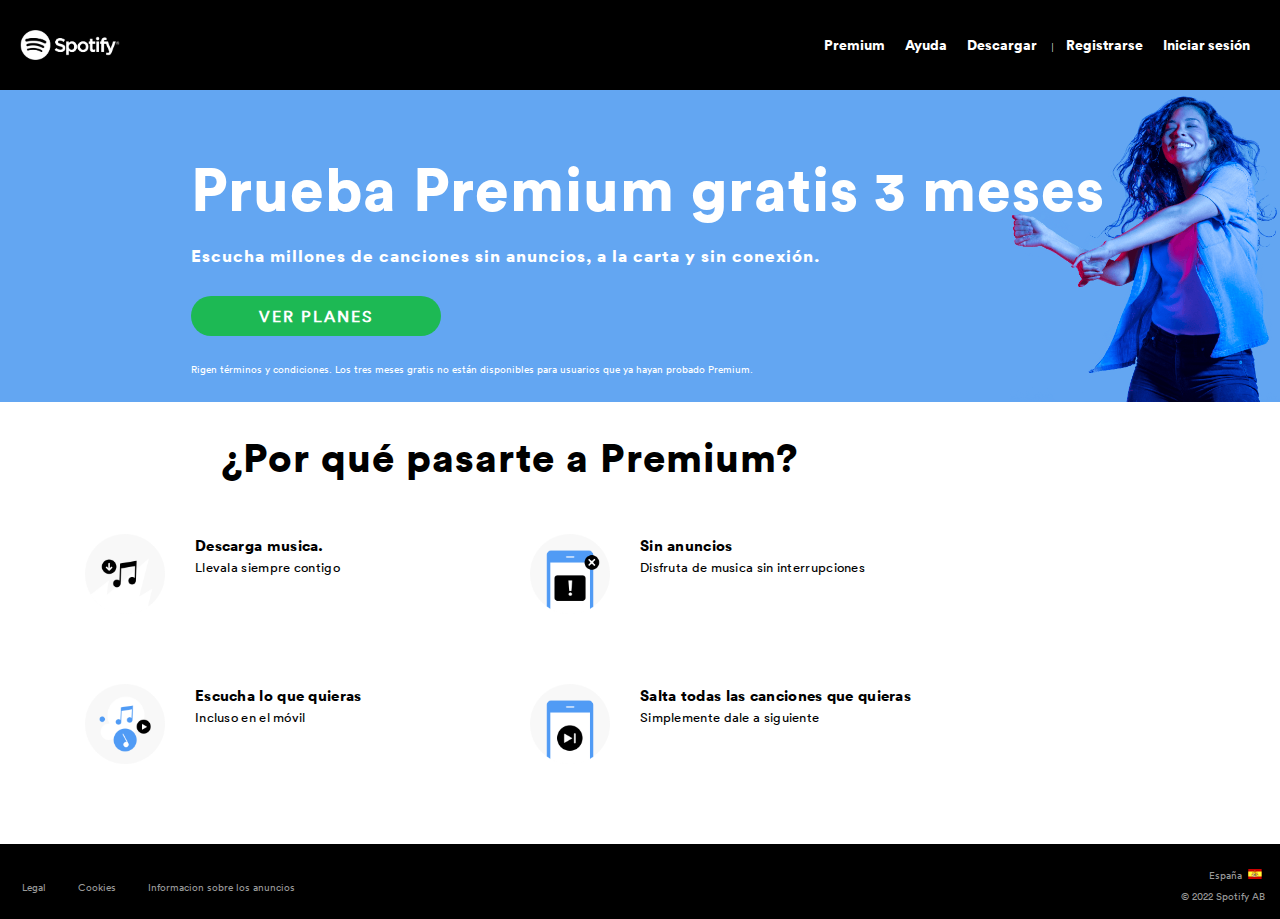
<file: index.html>
<!DOCTYPE html>
<html lang="en">

<head>
  <meta charset="UTF-8" />
  <meta http-equiv="X-UA-Compatible" content="IE=edge" />
  <meta name="viewport" content="width=device-width, initial-scale=1.0" />
  <link rel="stylesheet" href="./fonts/lineto-circular-black.ttf" />
  <link rel="stylesheet" href="./fonts/lineto-circular-pro-book.ttf" />
  <link rel="stylesheet" href="./fonts/lineto-circular-pro-medium.ttf" />
  <link rel="stylesheet" href="./css/styles.css" />
  <title>Spotify</title>
</head>

<body>
  <header class="header">
    <img class="logo" src="./images/logo.png" alt="logo spotify" />
    <img class="logo menu" src="./images/menu-icon.png" alt="logo del menu" />
    <nav class="nav">
      <ul class="list">
        <li class="list-item">
          <a class="link" href="#">Premium</a>
        </li>
        <li class="list-item">
          <a class="link" href="#">Ayuda</a>
        </li>
        <li class="list-item">
          <a class="link" href="#">Descargar</a>
        </li>
        <li class="list-item link-signup">
          <a class="link" href="#">Registrarse</a>
        </li>
        <li class="list-item">
          <a class="link" href="#">Iniciar sesión</a>
        </li>
      </ul>
    </nav>
  </header>
  <main>
    <section>
      <div class="blue-container">
        <div class="blue-container-content">
          <h1 class="blue-container-text-1">
            Prueba Premium gratis <strong class="bold-height">3</strong> meses
          </h1>
          <p class="blue-container-text-2">
            Escucha millones de canciones sin anuncios, a la carta y sin
            conexión.
          </p>
          <div class="blue-container-button">
            <a class="button-text">
              <h4>VER PLANES</h4>
            </a>
          </div>
          <small class="blue-container-text-3">
            Rigen términos y condiciones. Los tres meses gratis no están
            disponibles para usuarios que ya hayan probado Premium.
          </small>
        </div>
      </div>
    </section>

    <section>
      <div class="white-container">
        <div class="white-container-content">
          <h2 class="white-container-text">¿Por qué pasarte a Premium?</h2>
          <article class="icons">
            <img class="image" src="./images/benefit-1.png" alt="" />
            <div class="text-icons">
              <h3>Descarga musica.</h3>
              <p class="text-icons-sub">Llevala siempre contigo</p>
            </div>
          </article>
          <article class="icons">
            <img class="image" src="./images/benefit-2.png" alt="" />
            <div class="text-icons">
              <h3>Sin anuncios</h3>
              <p class="text-icons-sub">
                Disfruta de musica sin interrupciones
              </p>
            </div>
          </article>
          <article class="icons">
            <img class="image" src="./images/benefit-3.png" alt="" />
            <div class="text-icons">
              <h3>Escucha lo que quieras</h3>
              <p class="text-icons-sub">Incluso en el móvil</p>
            </div>
          </article>
          <article class="icons">
            <img class="image" src="./images/benefit-4.png" alt="" />
            <div class="text-icons">
              <h3>Salta todas las canciones que quieras</h3>
              <p class="text-icons-sub">Simplemente dale a siguiente</p>
            </div>
          </article>
        </div>
      </div>
    </section>
  </main>
  <footer class="footer">
    <nav>
      <ul>
        <li class="menu-items"><a class="footer-links" href="#">Legal</a></li>
        <li class="menu-items"><a class="footer-links" href="#">Cookies</a></li>
        <li class="menu-items">
          <a class="footer-links" href="#">Informacion sobre los anuncios</a>
        </li>
    </nav>
    <div class="copyright-content">
      <span>España
        <img class="spain-flag" src="./images/es.svg" class="spanish-flag" alt="Bandera de España" />
      </span>
      <span class="copy-year">&copy; 2022 Spotify AB</span>
    </div>
  </footer>
</body>

</html>
</file>
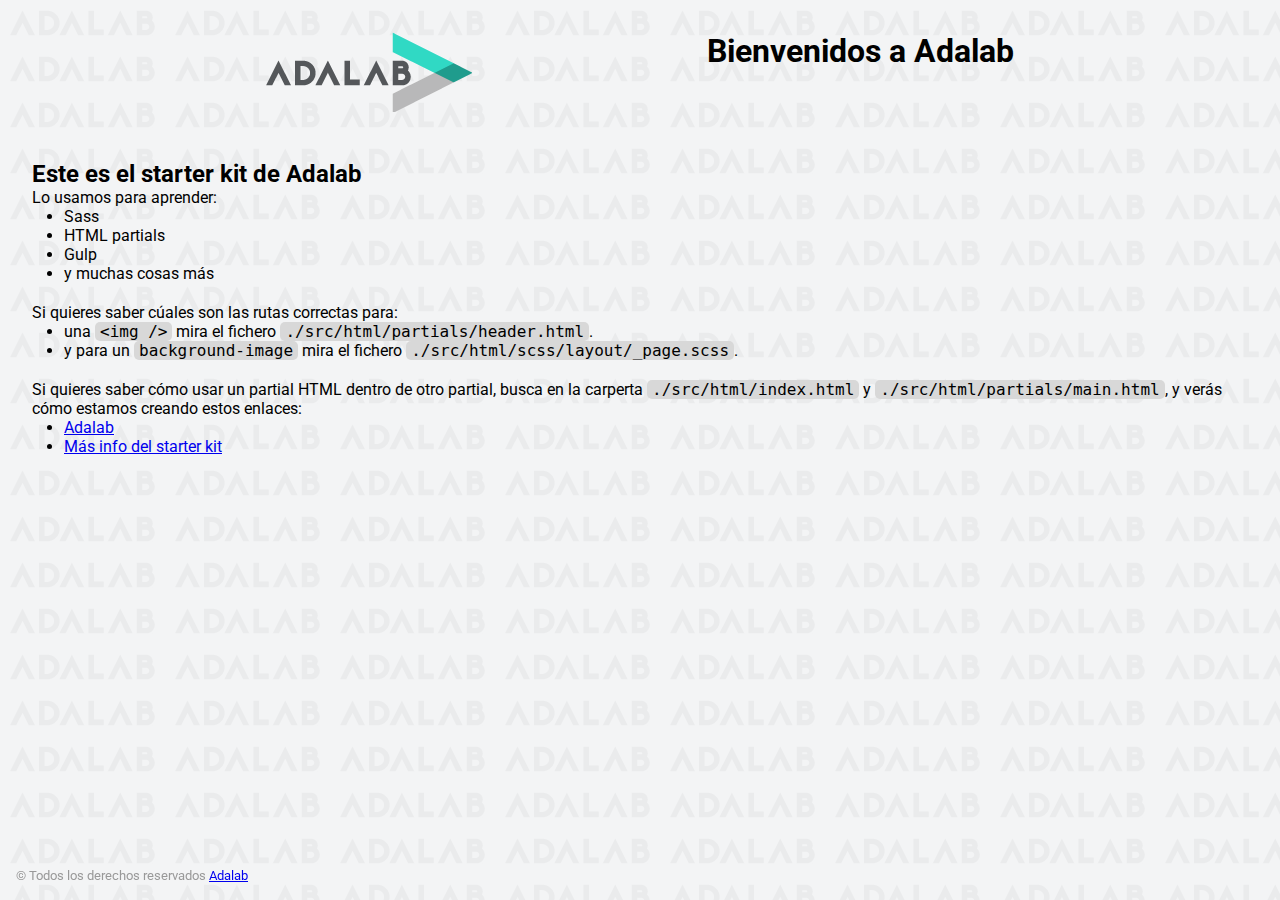
<file: docs/index.html>
<!DOCTYPE html>
<html lang="es">
  <head>
    <meta charset="UTF-8" />
    <meta name="viewport" content="width=device-width, initial-scale=1" />
    <title>Adalab Web Starter Kit</title>
    <link href="https://fonts.googleapis.com/css?family=Roboto&display=swap" rel="stylesheet" />
    <link rel="stylesheet" href="./assets/css/main.css" />
    <link rel="icon" href="./assets/images/favicon.png" />
  </head>

  <body>
    <div class="page">
      <header class="page__header">
        <img src="./assets/images/logo-adalab.png" alt="Adalab">
        <h1>Bienvenidos a Adalab</h1>
      </header>

      <main class="page__main">
        <h2>Este es el starter kit de Adalab</h2>
        <p>Lo usamos para aprender:</p>
        <ul class="main__list">
          <li>Sass</li>
          <li>HTML partials</li>
          <li>Gulp</li>
          <li>y muchas cosas más</li>
        </ul>
        <p>Si quieres saber cúales son las rutas correctas para:</p>
        <ul class="main__list">
          <li>
            una <code class="code">&lt;img /&gt;</code> mira el fichero
            <code class="code">./src/html/partials/header.html</code>.
          </li>
          <li>
            y para un <code class="code">background-image</code> mira el fichero
            <code class="code">./src/html/scss/layout/_page.scss</code>.
          </li>
        </ul>
        <p>
          Si quieres saber cómo usar un partial HTML dentro de otro partial, busca en la carperta
          <code class="code">./src/html/index.html</code> y
          <code class="code">./src/html/partials/main.html</code>, y verás cómo estamos creando estos
          enlaces:
        </p>
        <ul class="main__list">
          <li>
            <a class="link__adalab" href="https://adalab.es">Adalab</a>

          </li>
          <li>
            <a class="" href="./more-info.html">Más info del starter kit</a>

          </li>
        </ul>
      </main>

      <footer class="page__footer">
        <small>
          &copy; Todos los derechos reservados
          <a class="link__adalab" href="https://adalab.es">Adalab</a>

        </small>
      </footer>

    </div>
    <script src="./assets/js/main.js"></script>
  </body>
</html>
</file>
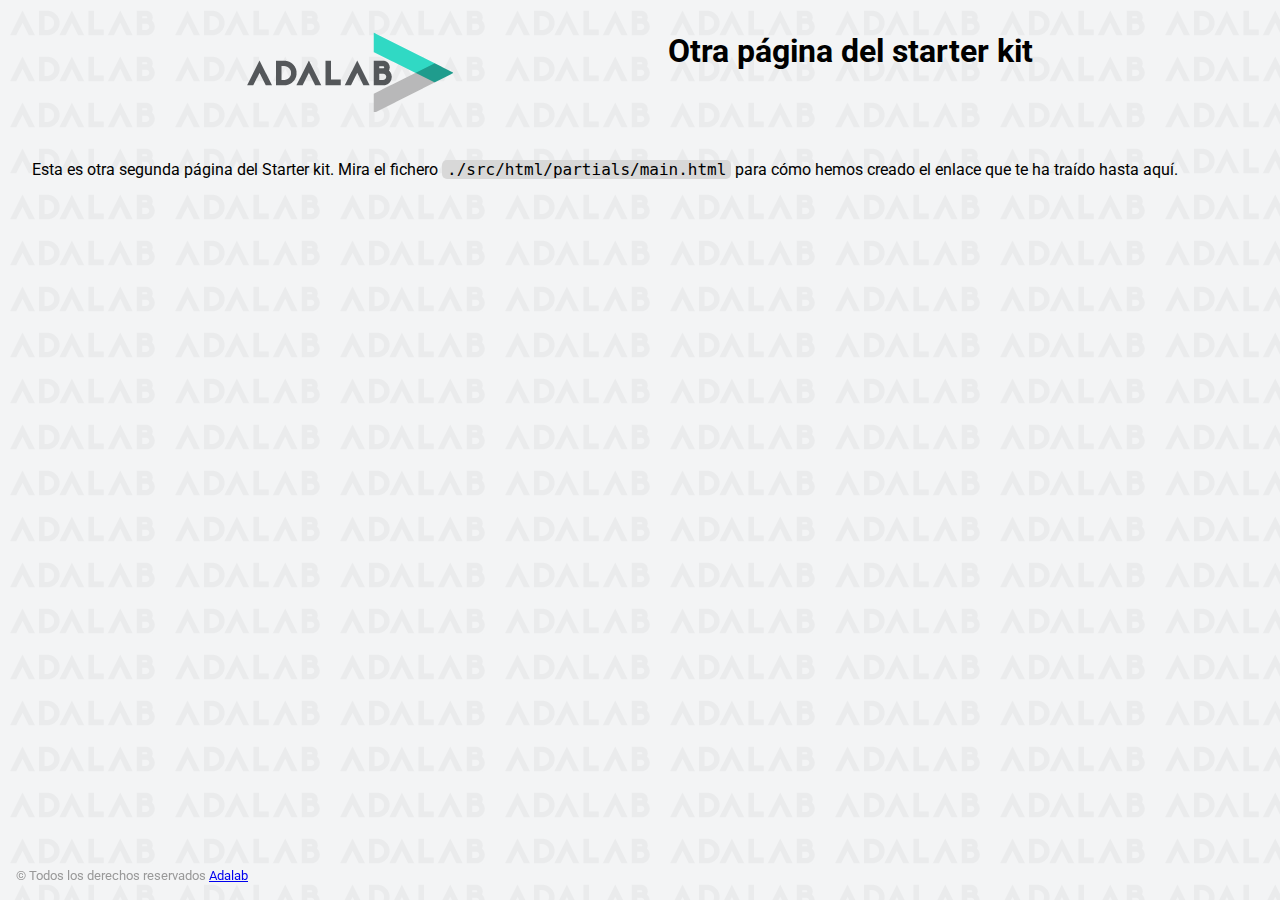
<file: docs/more-info.html>
<!DOCTYPE html>
<html lang="es">
  <head>
    <meta charset="UTF-8" />
    <meta name="viewport" content="width=device-width, initial-scale=1" />
    <title>Adalab Web Starter Kit</title>
    <link href="https://fonts.googleapis.com/css?family=Roboto&display=swap" rel="stylesheet" />
    <link rel="stylesheet" href="./assets/css/main.css" />
    <link rel="icon" href="./assets/images/favicon.png" />
  </head>

  <body>
    <div class="page">
      <header class="page__header">
        <img src="./assets/images/logo-adalab.png" alt="Adalab">
        <h1>Otra página del starter kit</h1>
      </header>

      <main>
        <p>
          Esta es otra segunda página del Starter kit. Mira el fichero
          <code class="code">./src/html/partials/main.html</code> para cómo hemos creado el enlace
          que te ha traído hasta aquí.
        </p>
      </main>
      <footer class="page__footer">
        <small>
          &copy; Todos los derechos reservados
          <a class="link__adalab" href="https://adalab.es">Adalab</a>

        </small>
      </footer>

    </div>
    <script src="./assets/js/main.js"></script>
  </body>
</html>
</file>
<file: css/styles.css>
@font-face {
  src: url("/fonts/lineto-circular-black.ttf");
  font-family: lineto-black;
}
@font-face {
  src: url("/fonts/lineto-circular-pro-book.ttf");
  font-family: lineto-pro-book;
}
@font-face {
  src: url("/fonts/lineto-circular-pro-medium.ttf");
  font-family: lineto-pro-medium;
}

:root {
  --black: #000000;
  --blue: #529cf1e6;
  --white: #ffffff;
  --green: #1db954;
  --lime-green: #4bb84a;
}

* {
  box-sizing: border-box;
  margin: 0;
  padding: 0;
}

html {
  font-size: 62.5%;
}

/* H E A D E R */
.header {
  background-color: var(--black);
  height: 10vh;
  display: flex;
  align-items: center;
  justify-content: space-between;
  padding: 15px 20px;
  position: sticky;
  top: 0;
}

img.logo {
  height: 30px;
}

.nav {
  display: none;
}

.list {
  display: flex;
  justify-content: space-between;
  list-style-type: none;
}

.link {
  padding: 10px;
  font-size: 14px;
  font-weight: bold;
  color: var(--white);
  text-decoration: none;
  font-family: lineto-black;
}
.link:hover {
  color: var(--lime-green);
}

.link-signup:before {
  padding-left: 4px;
  content: "|";
  color: var(--white);
}

/* B L U E  S E C T I O N */
.blue-container {
  background-color: var(--blue);
  display: flex;
  flex-direction: column;
  align-items: center;
}

.blue-container-content {
  display: flex;
  flex-direction: column;
  align-items: center;
  margin: 110px 10px 10px 10px;
  font-family: lineto-black;
  color: var(--white);
}

.blue-container-text-1 {
  font-weight: bolder;
  font-size: 3rem;
  letter-spacing: 1px;
}

strong.bold-height {
  font-size: 4rem;
}

.blue-container-text-2 {
  font-size: 1.7rem;
  letter-spacing: 1px;
  line-height: 1.75;
  margin-top: 15px;
}

.blue-container-button {
  background-color: var(--green);
  margin-top: 25px;
  text-align: center;
  width: 250px;
  border-radius: 25px;
  padding: 10px;
}

.button-text {
  font-size: 1.6rem;
  letter-spacing: 2px;
  font-family: lineto-pro-book;
}

.blue-container-text-3 {
  font-size: 1rem;
  margin-top: 25px;
  font-family: lineto-pro-book;
}

/* W H I T E  S E C T I O N */
.white-container {
  display: flex;
  flex-direction: column;
  background-color: var(--white);
}

.white-container-content {
  display: flex;
  flex-direction: column;
  align-items: center;
  margin: 30px 10px 60px 10px;
}

.white-container-text {
  font-weight: bolder;
  font-size: 2.5rem;
  letter-spacing: 1px;
  text-align: center;
  font-family: lineto-black;
}

/* I C O N S */
.image {
  width: 80px;
  height: 80px;
}

.icons {
  display: flex;
  width: 100%;
  margin: 50px 25px 20px 20px;
}
.text-icons {
  font-family: lineto-black;
  font-size: 1.5rem;
  letter-spacing: 0.3px;
  margin-left: 30px;
  line-height: 1.6;
}

.text-icons-sub {
  font-family: lineto-pro-book;
}

/* F O O T E R */
.footer {
  display: flex;
  justify-content: space-between;
  align-items: flex-end;
  padding: 15px;
  background-color: var(--black);
  font-family: lineto-pro-book;
  font-size: 10px;
  color: #999;
}

.menu-items {
  display: inline-block;
}

.footer-links {
  display: inline-block;
  padding: 7px;
}
.footer-links:hover {
  color: var(--white);
}

.footer-links {
  display: inline-block;
  text-decoration: none;
  color: #999;
  margin-right: 15px;
  line-height: 2;
}

.copyright-content {
  display: flex;
  flex-direction: column;
  text-align: right;
}

.spain-flag {
  width: 20px;
  height: 20px;
  padding-top: 10px;
}

.copy-year {
  margin-top: 5px;
}

@media all and (min-width: 768px) {
  /* HEADER */
  .blue-container {
    background-image: url("../images/premium_dancer.png");
    background-size: contain;
    background-repeat: no-repeat;
    background-position-x: right;
  }

  .menu {
    display: none;
  }

  .nav {
    display: block;
  }
  /* HERO */
  .blue-container-content {
    align-items: flex-start;
    margin-top: 60px;
    padding-left: 15px;
    padding-bottom: 15px;
  }

  .blue-container-text-1 {
    font-size: 60px;
  }
  strong.bold-height {
    font-size: 55px;
  }

  .blue-container-text-3 {
    width: 70%;
  }

  .white-container-content {
    flex-direction: row;
    justify-content: center;
    flex-wrap: wrap;
    max-width: 1000px;
  }
  .white-container-text {
    font-size: 40px;
  }
  .icons {
    width: 40%;
  }
  .text-icons {
    font-size: 1.25rem;
    padding-bottom: 10px;
  }
}

@media all and (min-width: 1000px) {
}
</file>
<file: docs/assets/css/main.css>
*{box-sizing:border-box;margin:0;padding:0}.code{font-size:16px;background:#d8d8d8;padding:0 5px;border-radius:5px}.link__adalab:hover{background-color:#099d8d;color:#fff}.link__github:hover{background-color:#CCC;color:#000}body{padding:2rem;height:100vh;background-image:url("../images/bg-adalab.png");background-color:#f3f4f5;font-family:"Roboto",sans-serif}.page__header{display:flex;justify-content:space-evenly;margin-bottom:3rem}.page__footer{position:fixed;left:0;bottom:0;width:100vw;padding:1rem;color:#999}.main__list{padding-left:2rem;padding-bottom:20px}
</file>
